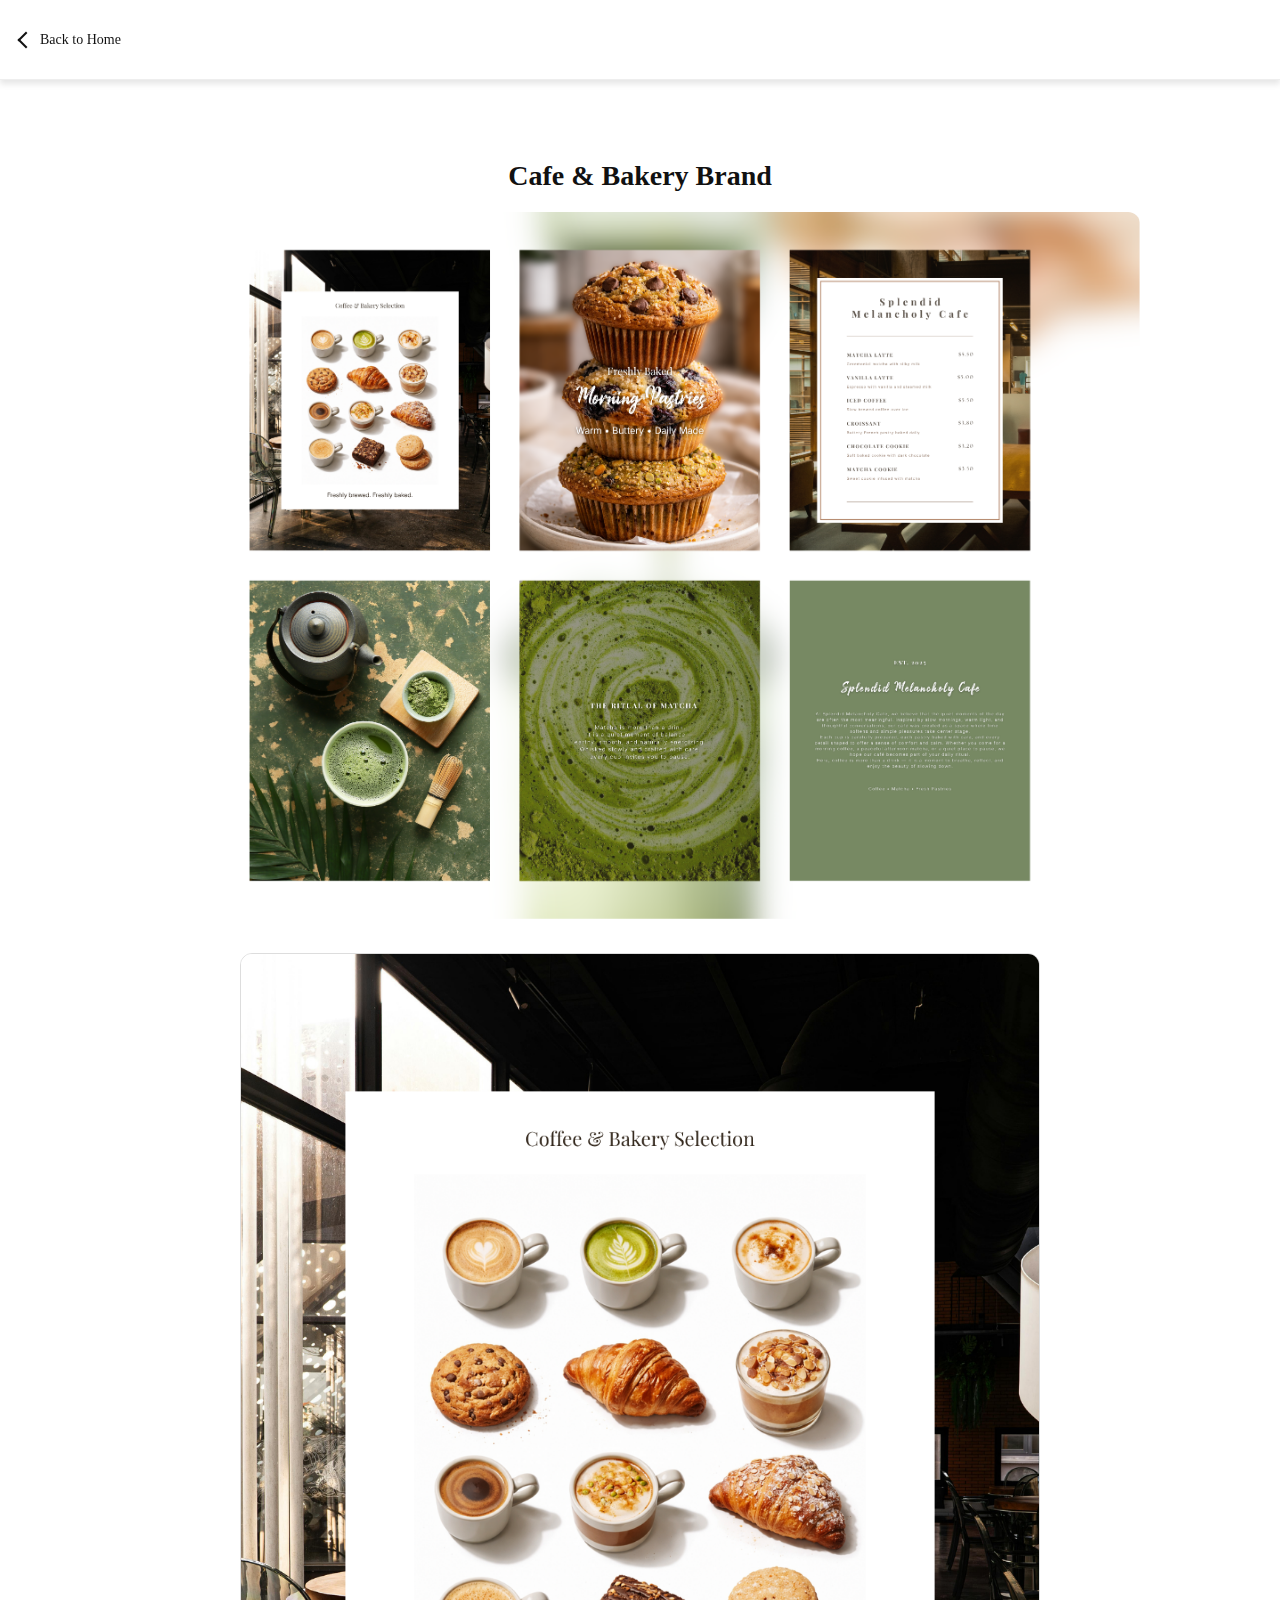
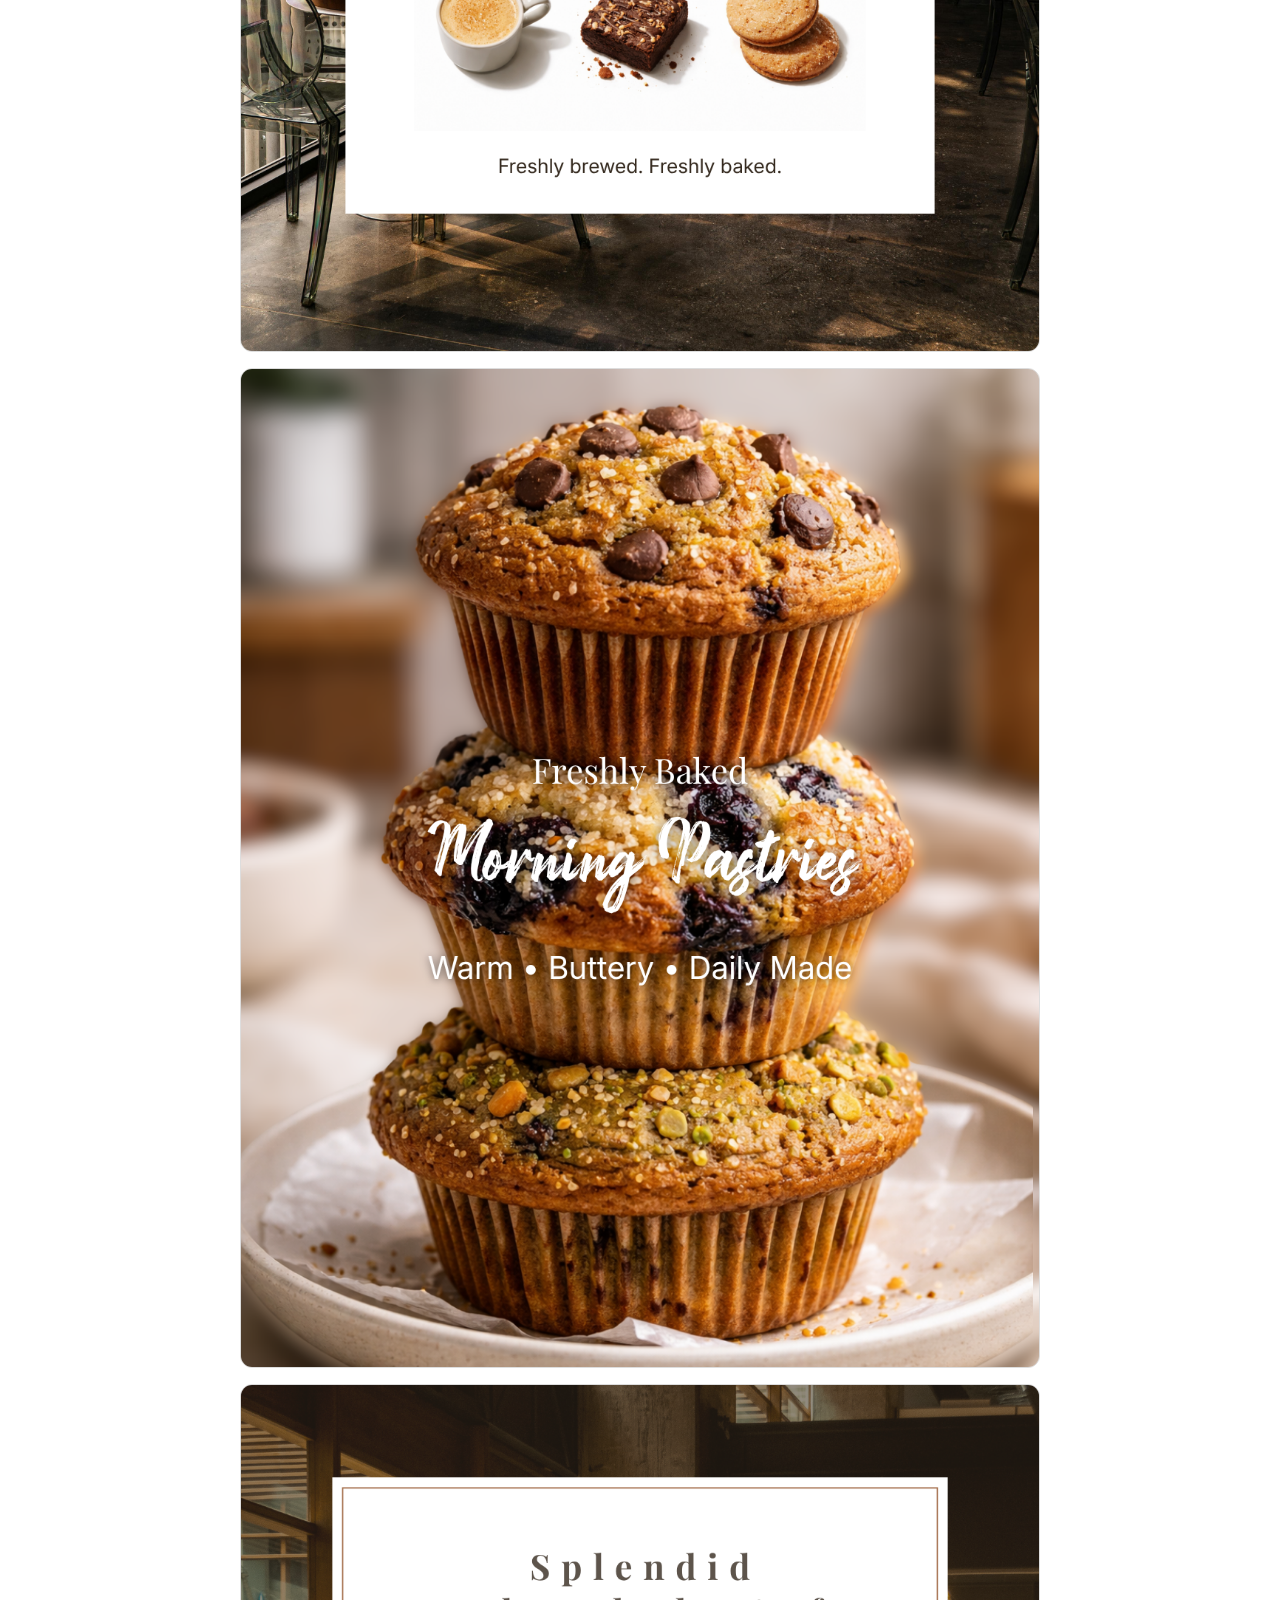
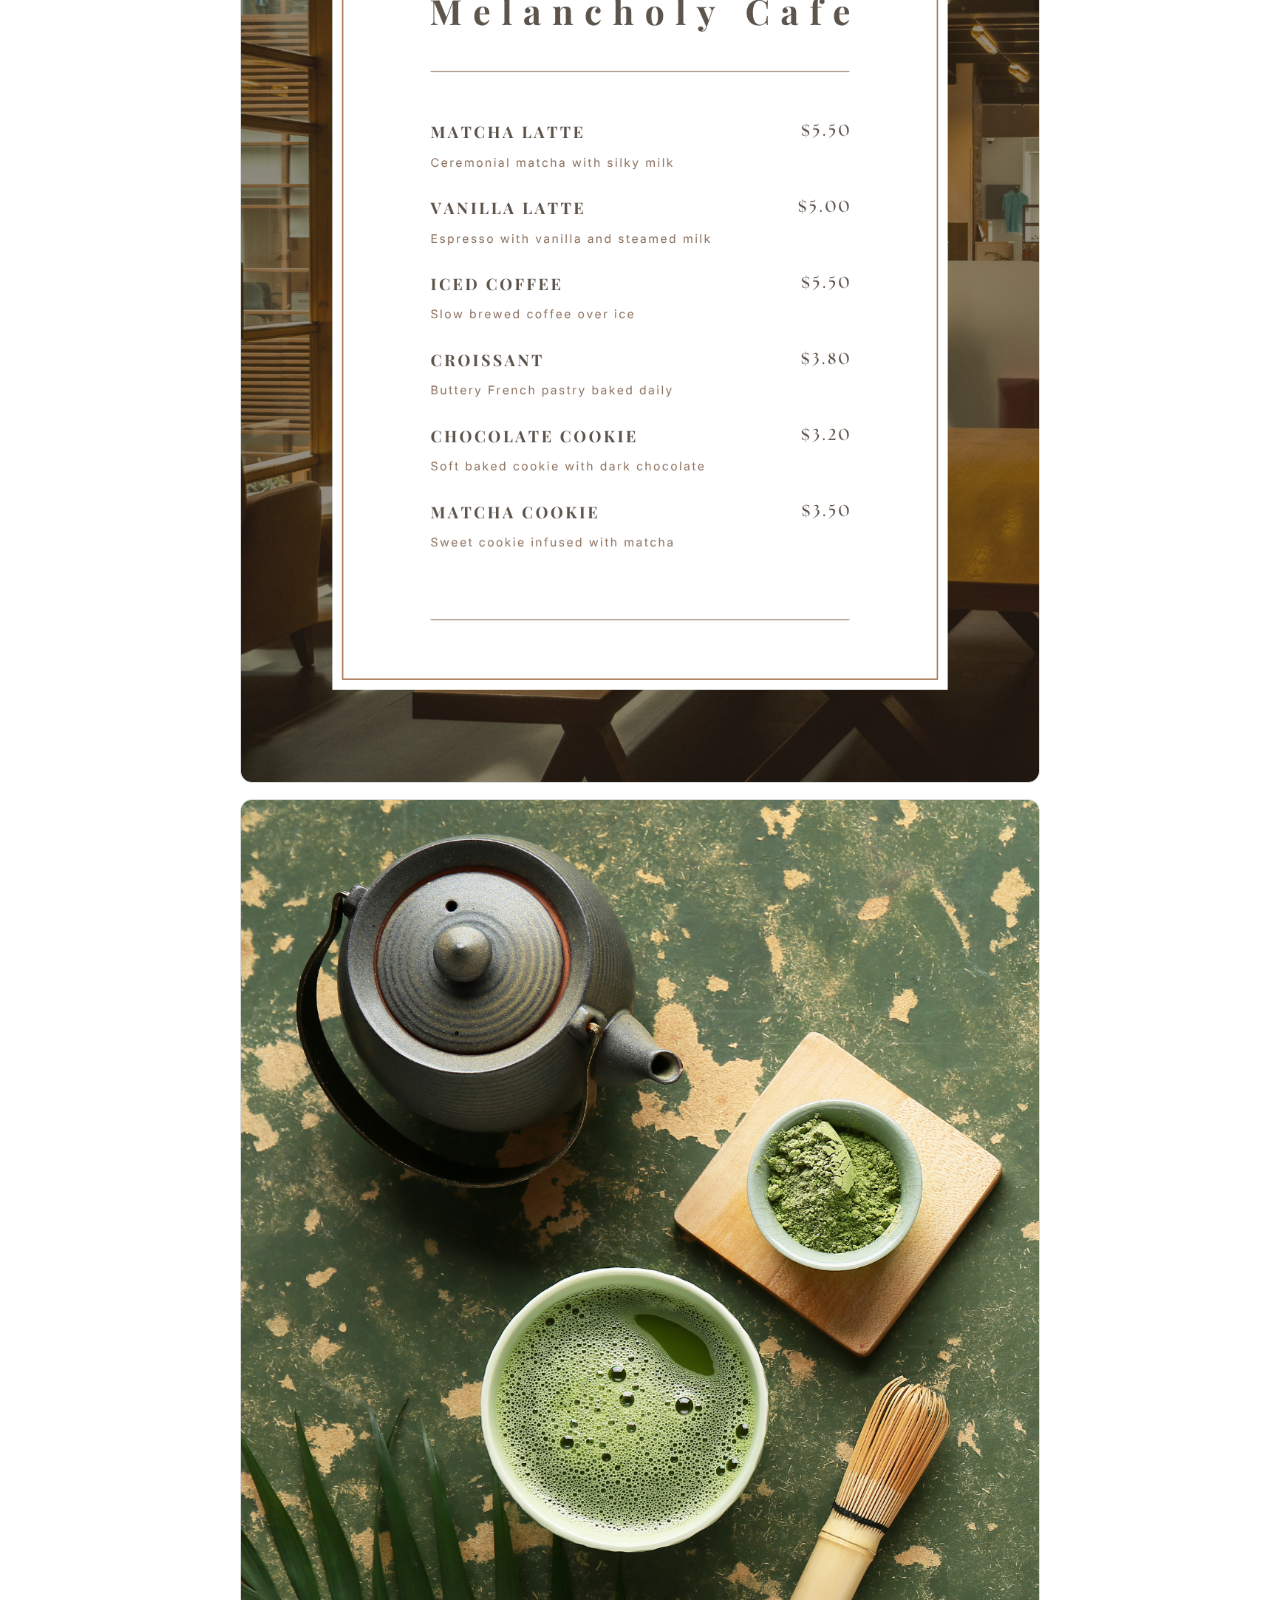
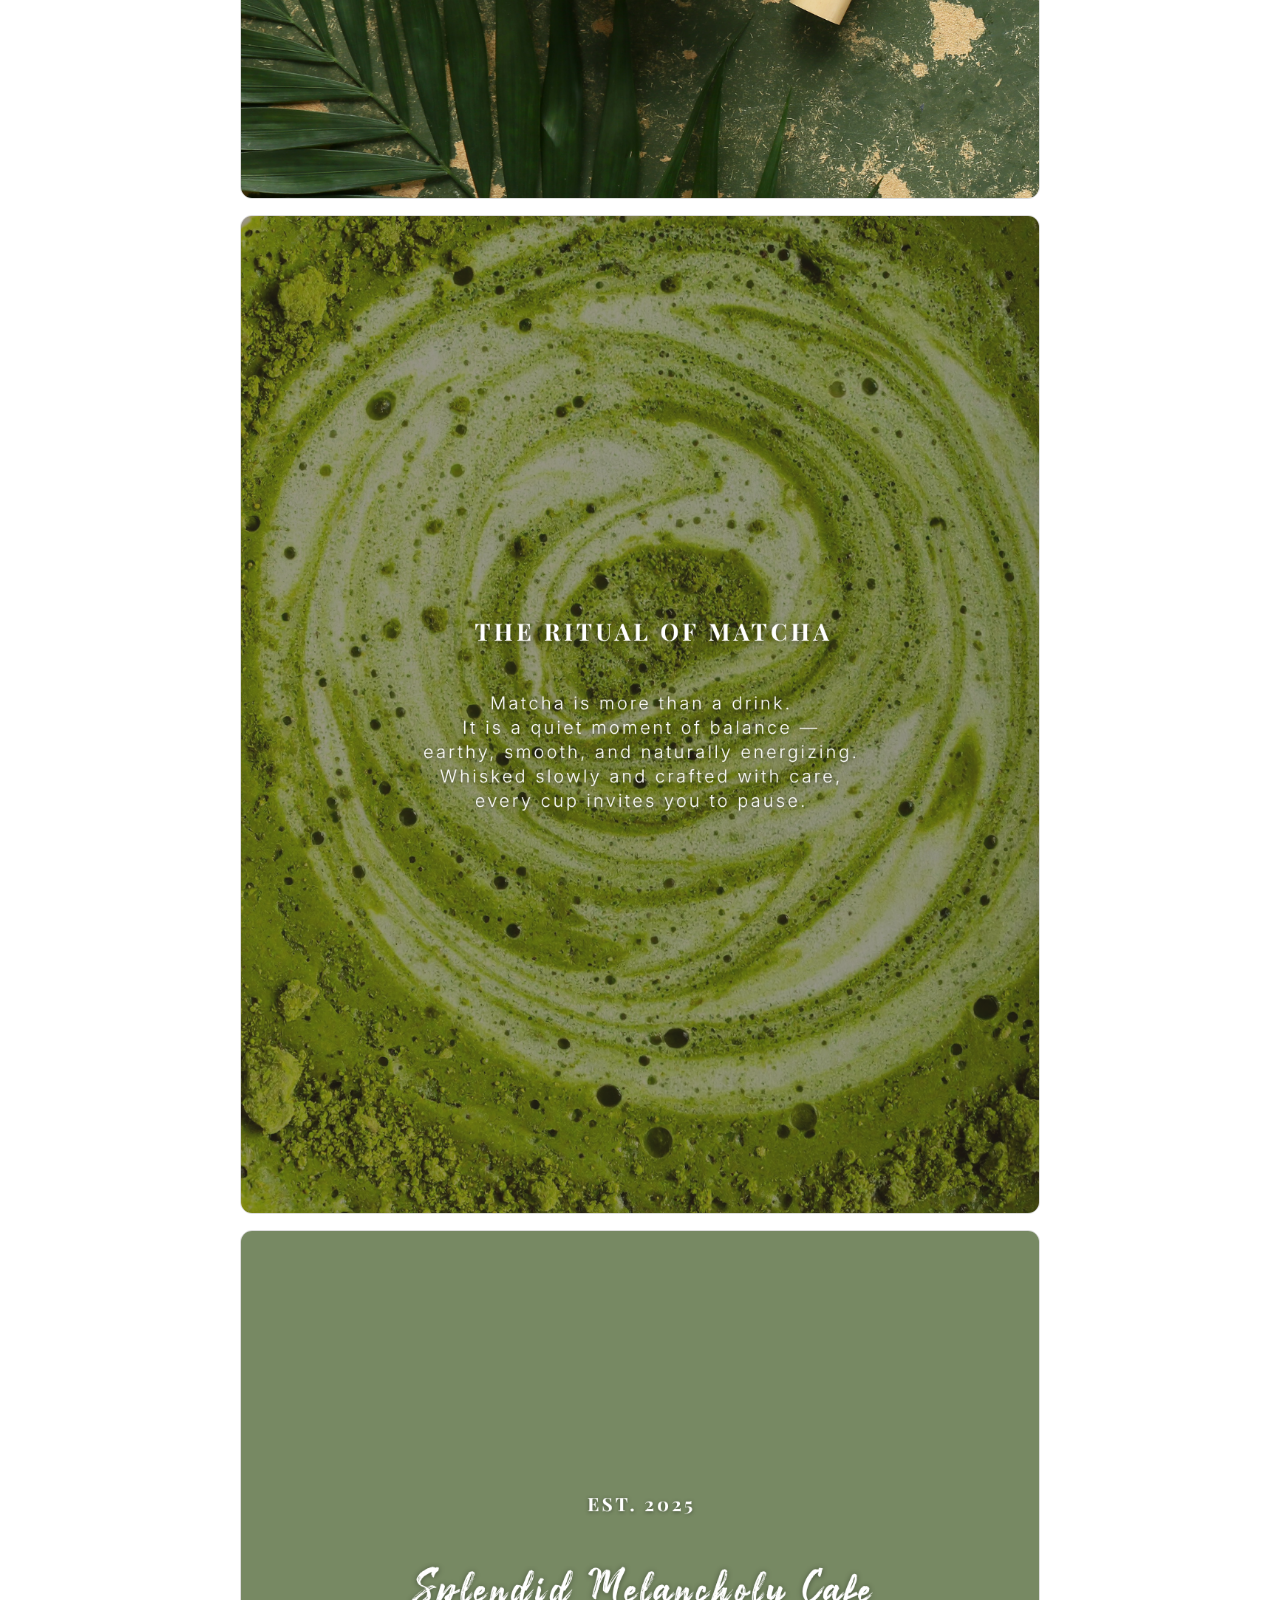
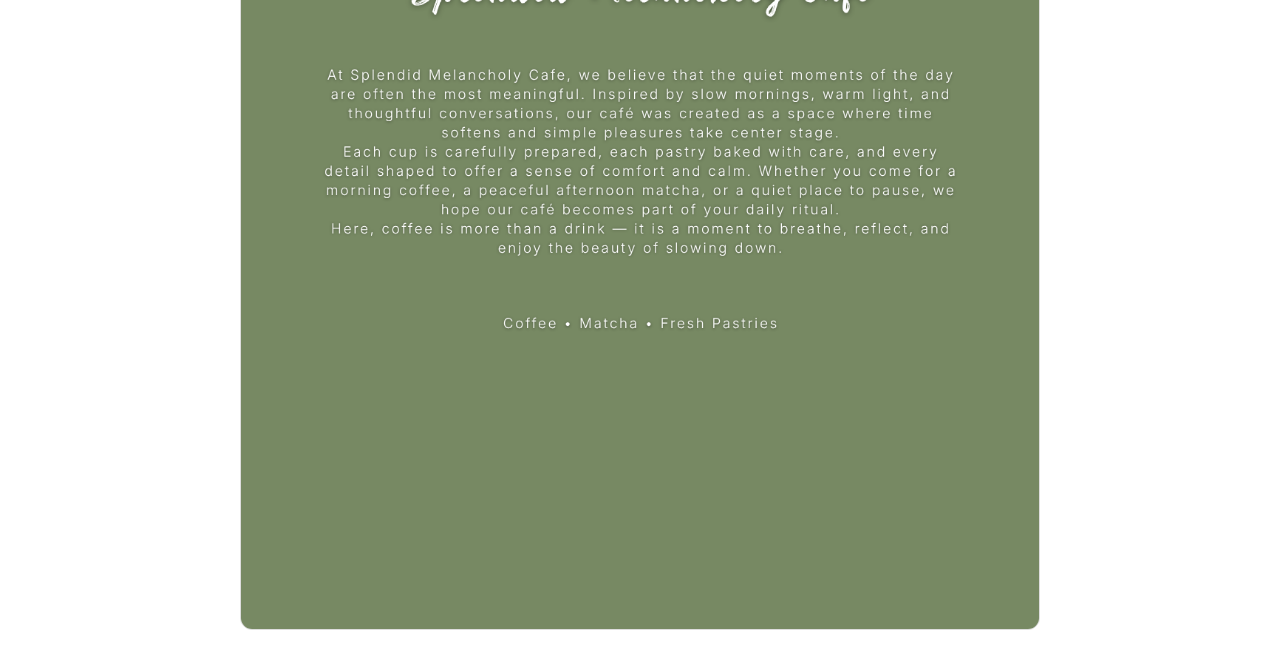
<file: graphic_1.html>
<!DOCTYPE html>
<html lang="en">
<head>
  <meta charset="UTF-8" />
  <meta name="viewport" content="width=device-width, initial-scale=1.0" />
  <title>Cafe & Bakery Brand</title>
  <link rel="icon" href="assets/R.webp" type="image/png">
  <style>
    * {
      margin: 0;
      padding: 0;
      box-sizing: border-box;
      font-family: 'Georgia Pro', serif;
    }

    body {
      background: #ffffff;
      color: #111;
    }

    /* Navbar */
    .navbar {
      position: fixed;
      top: 0;
      left: 0;
      width: 100%;
      padding: 15px 20px;
      display: flex;
      align-items: center;
      background: rgba(255,255,255,0.8);
      backdrop-filter: blur(8px);
      border-bottom: 1px solid #eee;
      z-index: 1000;
      height: 80px;
      box-shadow: 0 4px 6px rgba(0, 0, 0, 0.1); /* Optional: adds subtle shadow */
    }

    .back-btn {
      display: flex;
      align-items: center;
      gap: 8px;
      text-decoration: none;
      color: #111;
      font-size: 14px;
    }

    .arrow {
      width: 12px;
      height: 12px;
      border-left: 2px solid #111;
      border-bottom: 2px solid #111;
      transform: rotate(45deg);
    }

    section {
      min-height: 100vh;
      padding: 80px 20px 40px;
      display: flex;
      flex-direction: column;
      align-items: center;
      margin-top: 80px;
    }

    h2 {
      margin-bottom: 20px;
      font-size: 28px;
    }

    /* Full image */
    .full-image {
      width: 100%;
      max-width: 1000px;
      margin-bottom: 30px;
    }

    .full-image img {
      width: 100%;
      border-radius: 12px;
      object-fit: cover;
    }

    /* IG vertical layout */
    .ig-grid {
      display: grid;
      grid-template-columns: 1fr;
      gap: 16px;
      width: 100%;
      max-width: 800px;
    }

    .ig-item {
      width: 100%;
      height: auto; /* same size for all */
      border-radius: 12px;
      overflow: hidden;
      background: #f0f0f0;
      border: 1px solid #ddd;
    }

    .ig-item img {
      width: 100%;
      height: 100%;
      object-fit: cover;
      display: block;
    }
  </style>
</head>
<body>

  <div class="navbar">
    <a href="index.html" class="back-btn">
      <div class="arrow"></div>
      Back to Home
    </a>
  </div>

  <section id="gallery">
    <h2>Cafe & Bakery Brand</h2>

    <!-- Full width image placeholder -->
    <div class="full-image">
      <img src="assets/Graphic 1.png" alt="Full Width Placeholder">
    </div>

    <!-- IG Image Feed -->
    <div class="ig-grid">
      <div class="ig-item"><img src="assets/G1.1.png" alt="Post 1"></div>
      <div class="ig-item"><img src="assets/G1.2.png" alt="Post 2"></div>
      <div class="ig-item"><img src="assets/G1.3.png" alt="Post 3"></div>
      <div class="ig-item"><img src="assets/G1.4.png" alt="Post 4"></div>
      <div class="ig-item"><img src="assets/G1.5.png" alt="Post 5"></div>
      <div class="ig-item"><img src="assets/G1.6.png" alt="Post 6"></div>
    </div>

  </section>

</body>
</html>
</file>
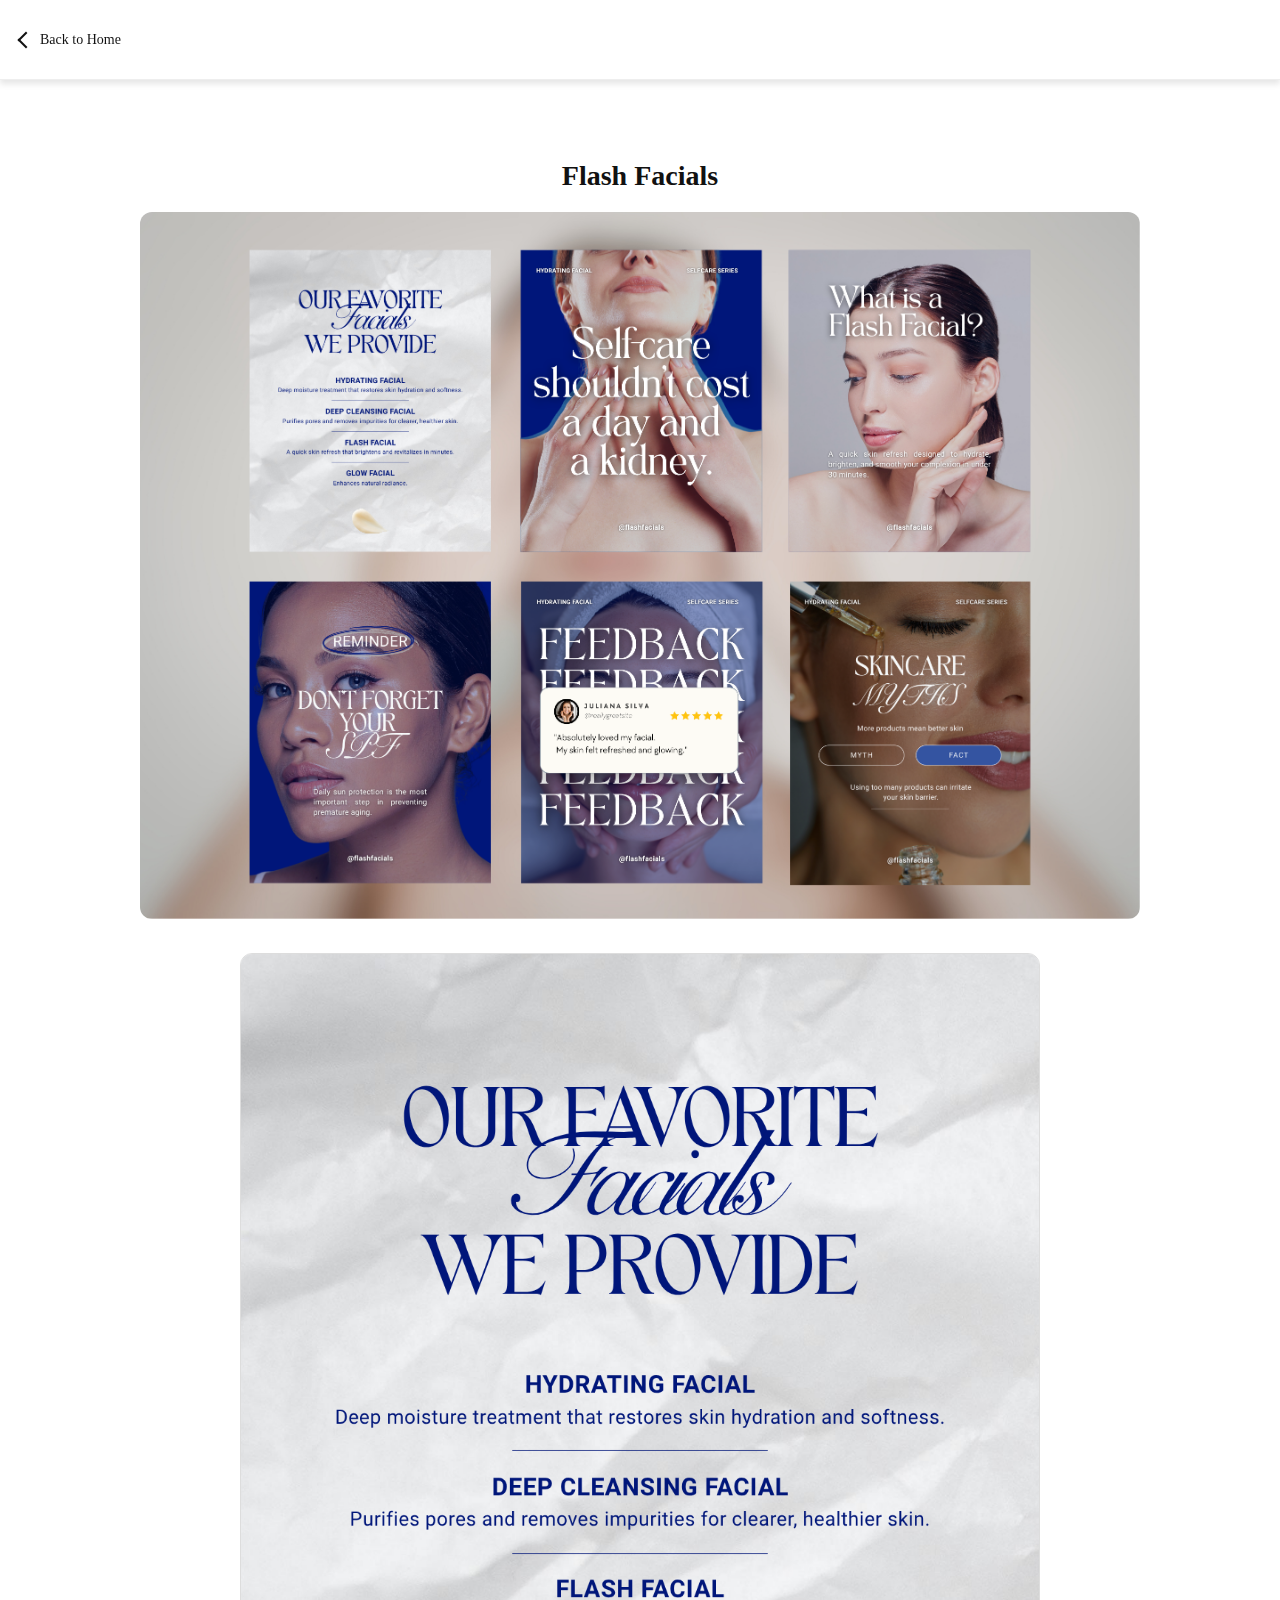
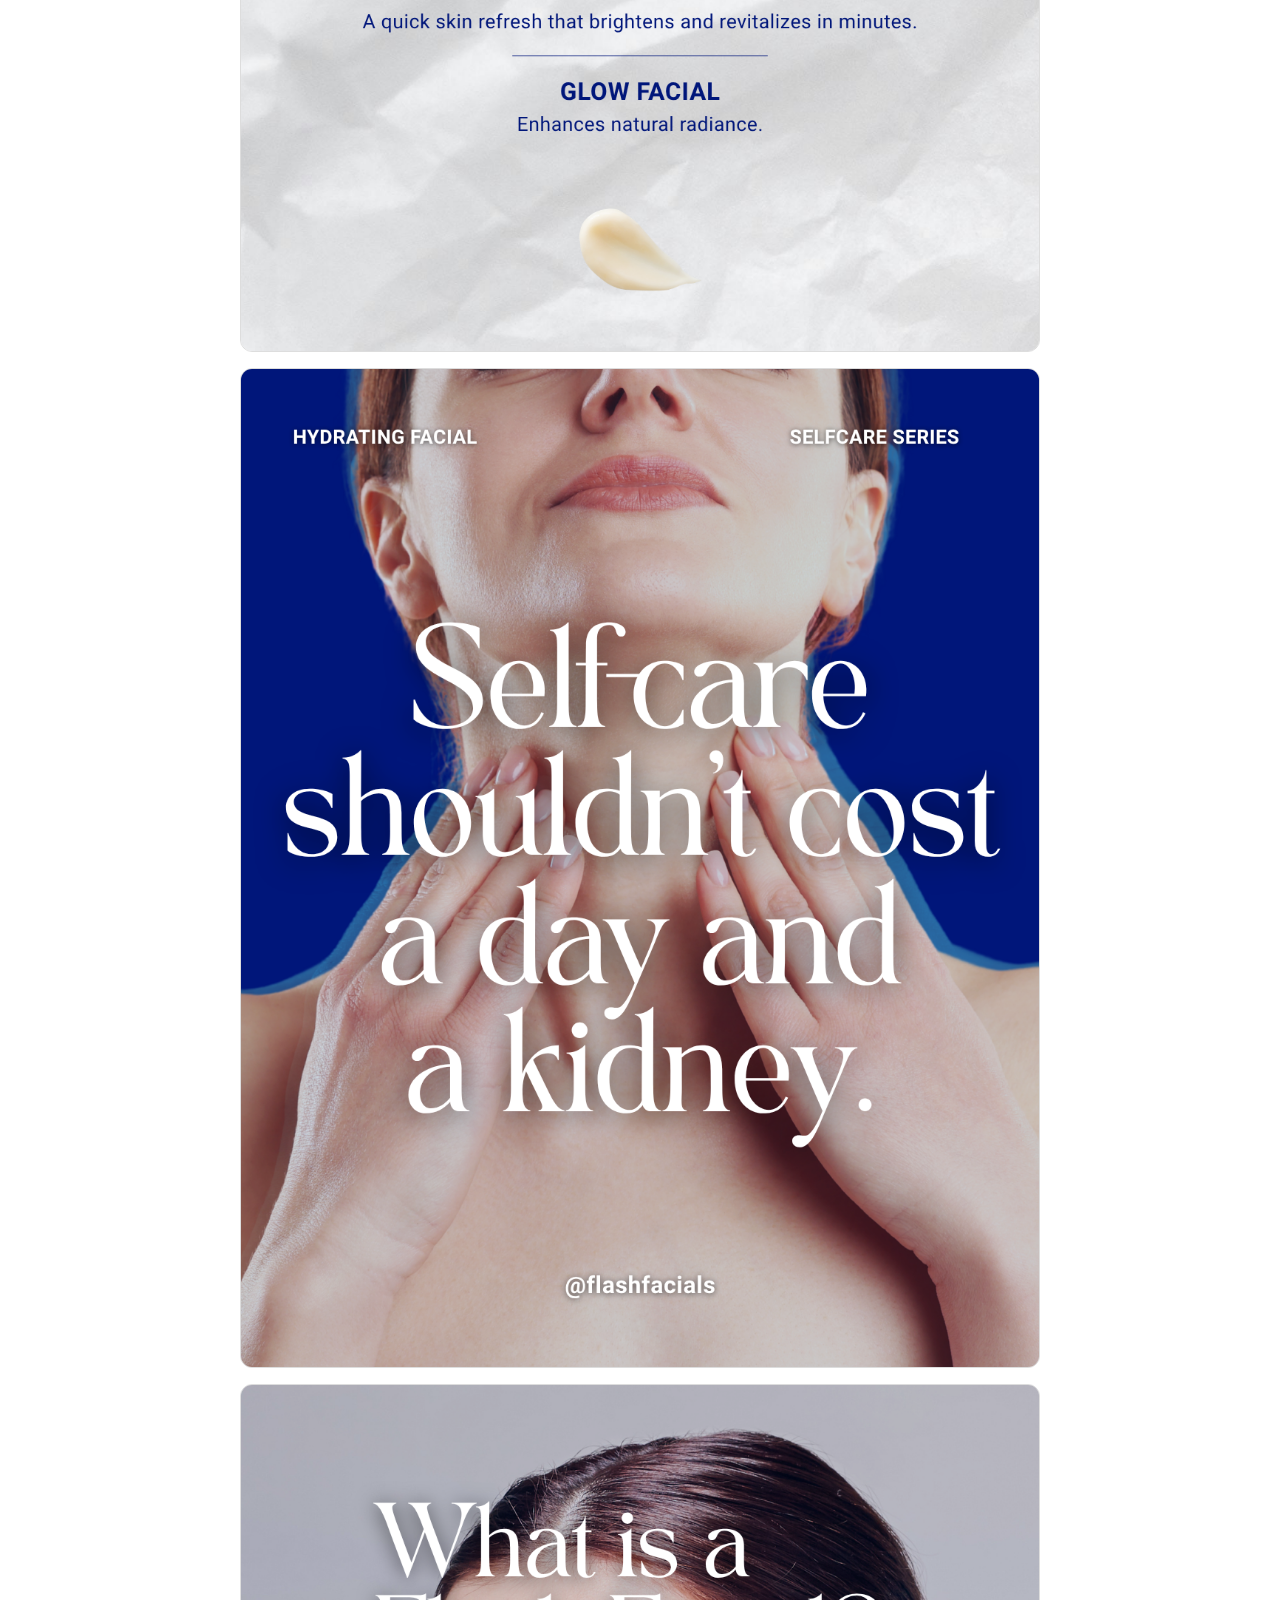
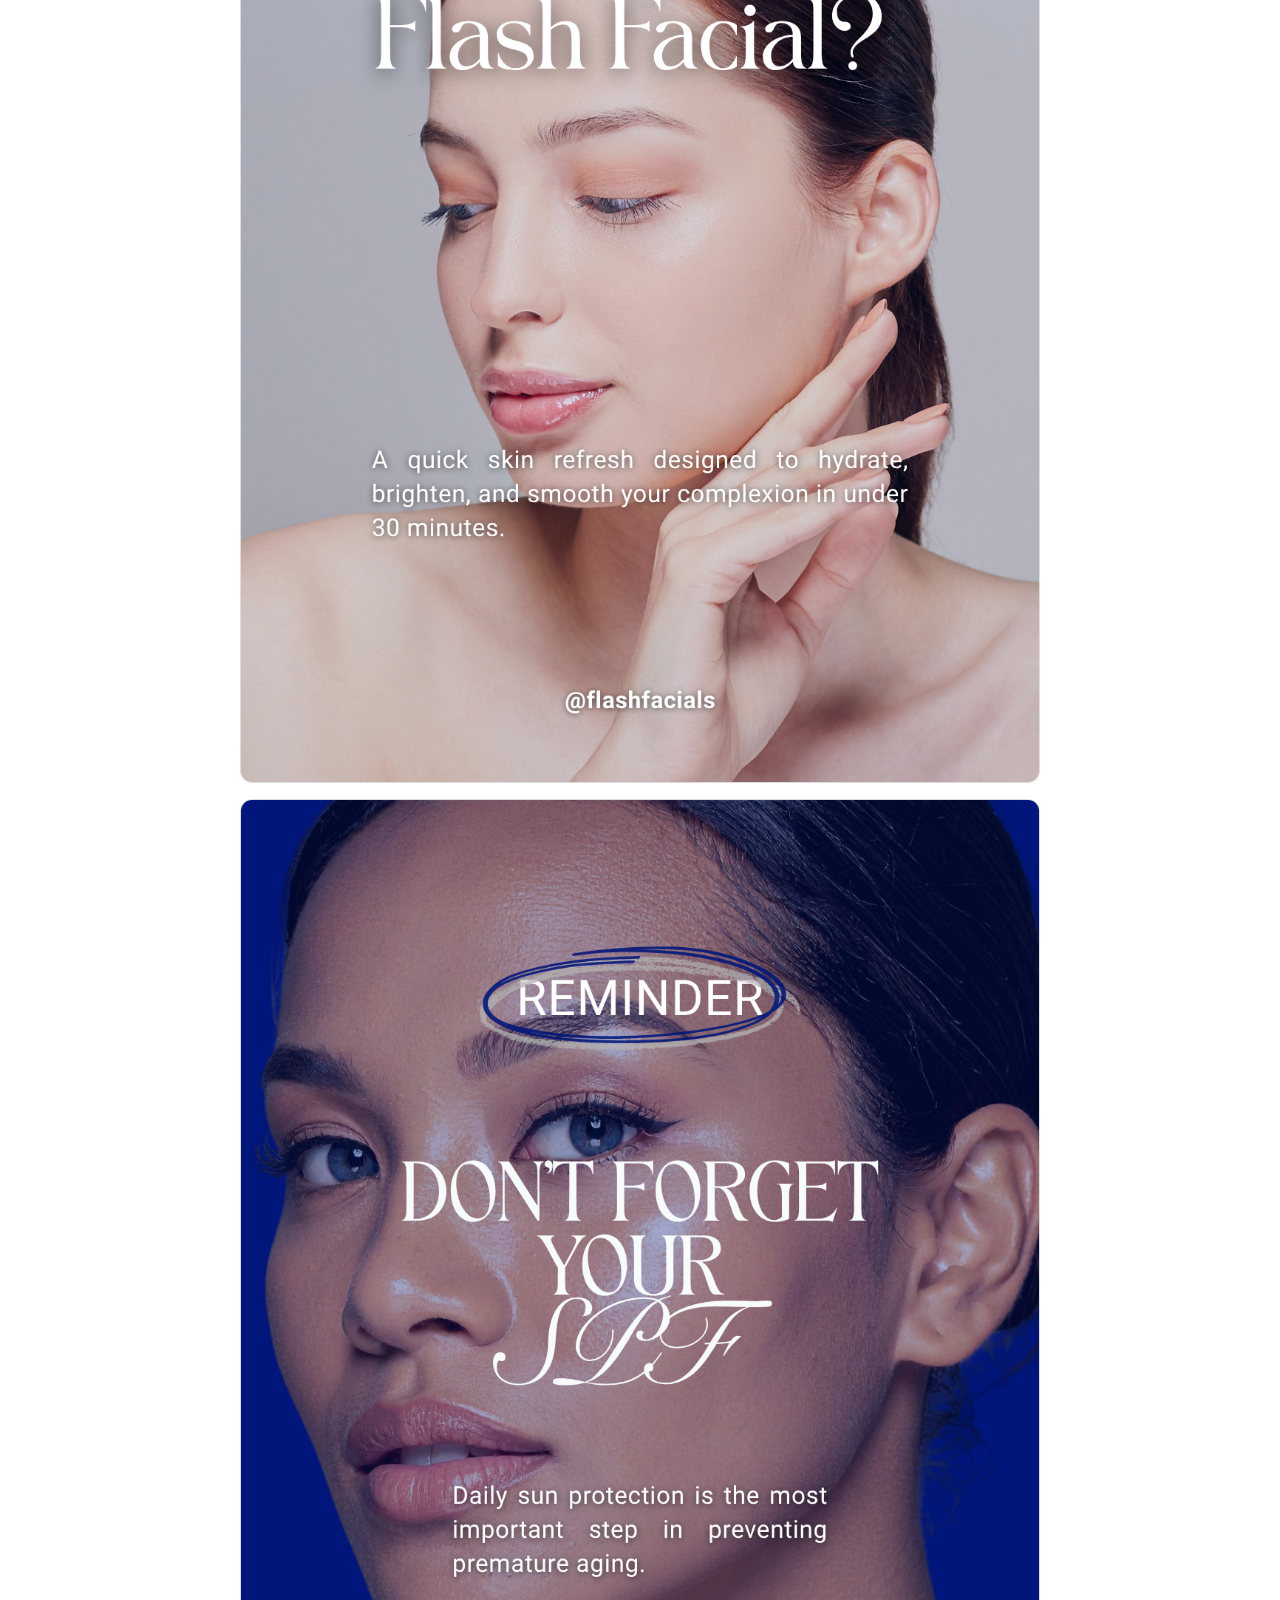
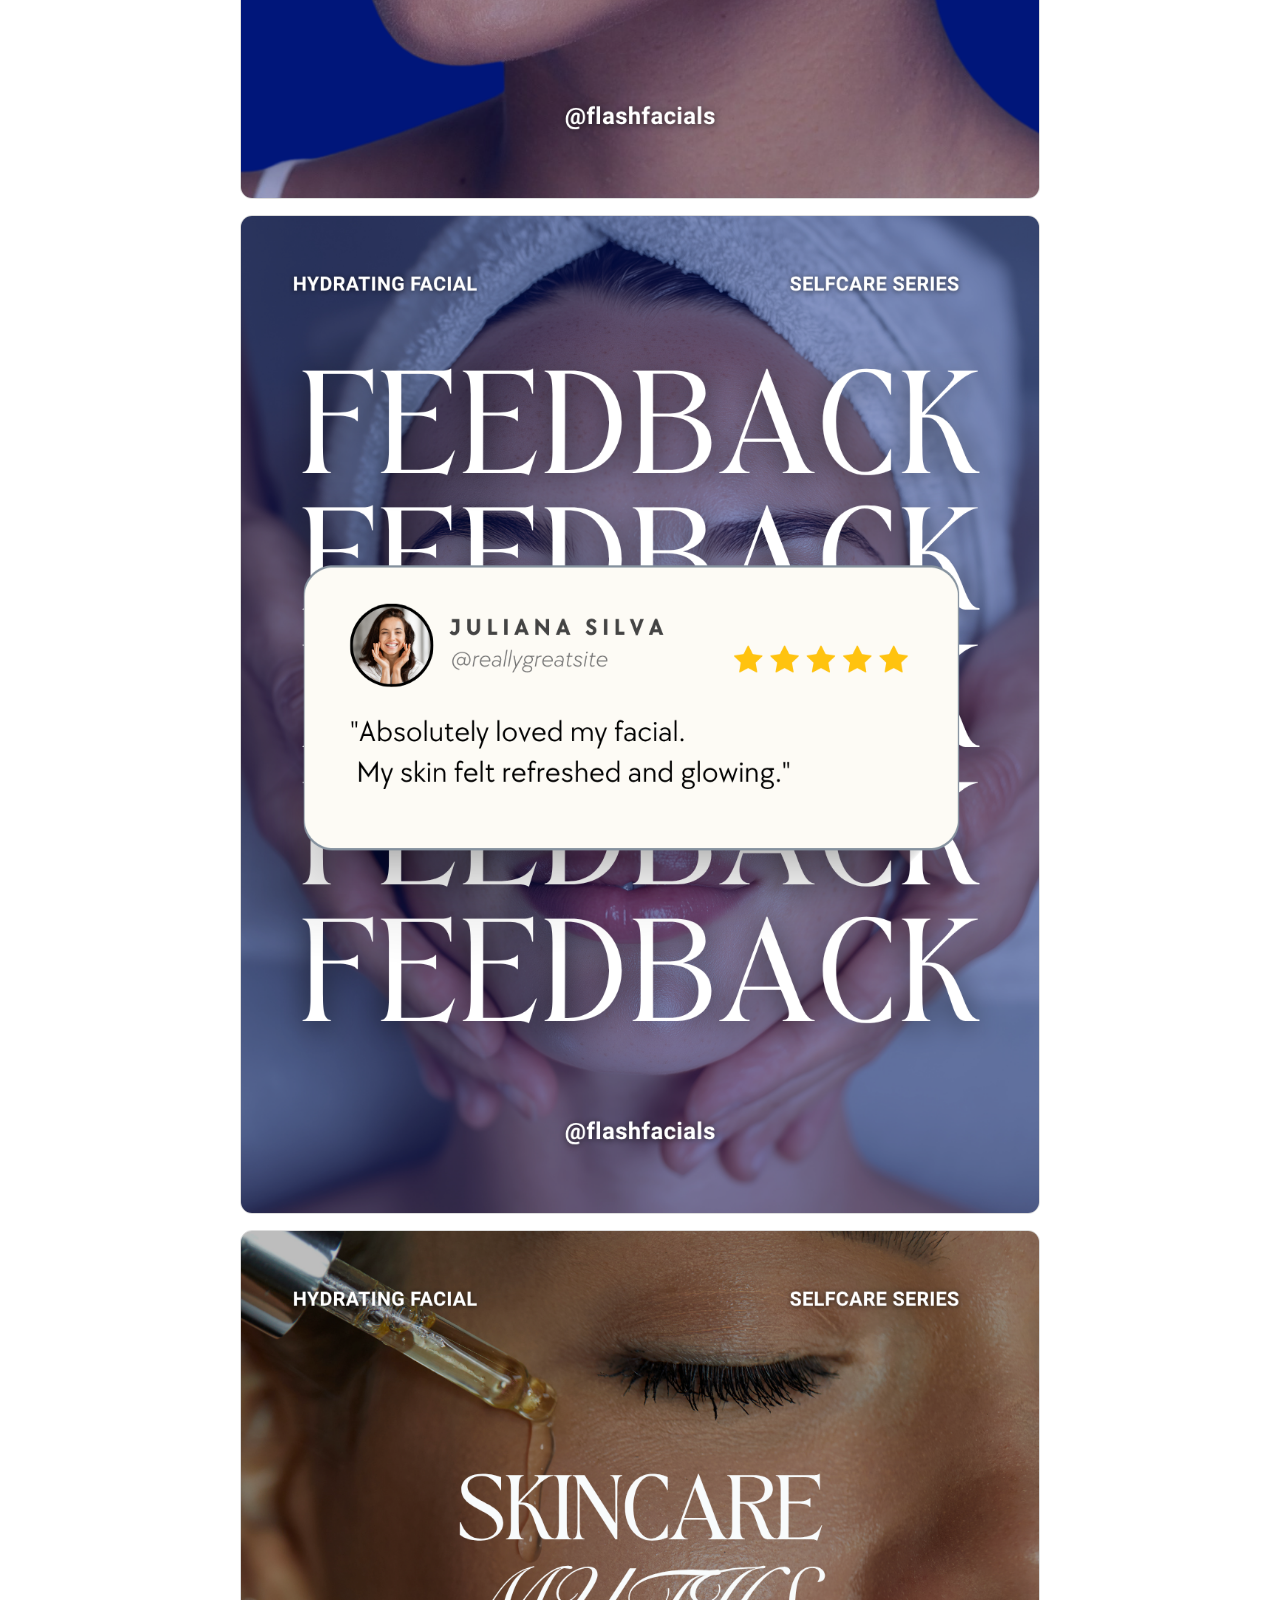
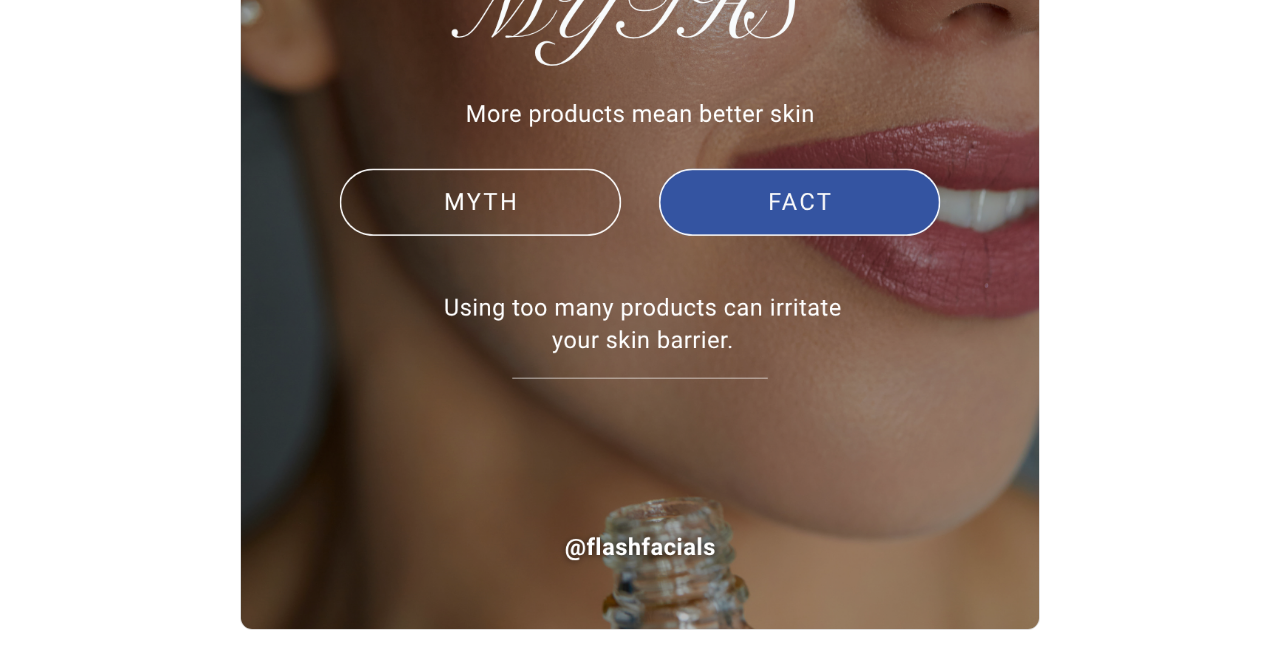
<file: graphic_3.html>
<!DOCTYPE html>
<html lang="en">
<head>
  <meta charset="UTF-8" />
  <meta name="viewport" content="width=device-width, initial-scale=1.0" />
  <title>Flash Facials</title>
  <link rel="icon" href="assets/R.webp" type="image/png">
  <style>
    * {
      margin: 0;
      padding: 0;
      box-sizing: border-box;
      font-family: 'Georgia Pro', serif;
    }

    body {
      background: #ffffff;
      color: #111;
    }

    /* Navbar */
    .navbar {
      position: fixed;
      top: 0;
      left: 0;
      width: 100%;
      padding: 15px 20px;
      display: flex;
      align-items: center;
      background: rgba(255,255,255,0.8);
      backdrop-filter: blur(8px);
      border-bottom: 1px solid #eee;
      z-index: 1000;
      height: 80px;
      box-shadow: 0 4px 6px rgba(0, 0, 0, 0.1); /* Optional: adds subtle shadow */
    }

    .back-btn {
      display: flex;
      align-items: center;
      gap: 8px;
      text-decoration: none;
      color: #111;
      font-size: 14px;
    }

    .arrow {
      width: 12px;
      height: 12px;
      border-left: 2px solid #111;
      border-bottom: 2px solid #111;
      transform: rotate(45deg);
    }

    section {
      min-height: 100vh;
      padding: 80px 20px 40px;
      display: flex;
      flex-direction: column;
      align-items: center;
      margin-top: 80px;
    }

    h2 {
      margin-bottom: 20px;
      font-size: 28px;
    }

    /* Full image */
    .full-image {
      width: 100%;
      max-width: 1000px;
      margin-bottom: 30px;
    }

    .full-image img {
      width: 100%;
      border-radius: 12px;
      object-fit: cover;
    }

    /* IG vertical layout */
    .ig-grid {
      display: grid;
      grid-template-columns: 1fr;
      gap: 16px;
      width: 100%;
      max-width: 800px;
    }

    .ig-item {
      width: 100%;
      height: auto; /* same size for all */
      border-radius: 12px;
      overflow: hidden;
      background: #f0f0f0;
      border: 1px solid #ddd;
    }

    .ig-item img {
      width: 100%;
      height: 100%;
      object-fit: cover;
      display: block;
    }
  </style>
</head>
<body>

  <div class="navbar">
    <a href="index.html" class="back-btn">
      <div class="arrow"></div>
      Back to Home
    </a>
  </div>

  <section id="gallery">
    <h2>Flash Facials</h2>

    <!-- Full width image placeholder -->
    <div class="full-image">
      <img src="assets/Graphic 3.png" alt="Full Width Placeholder">
    </div>

    <!-- IG Image Feed -->
    <div class="ig-grid">
      <div class="ig-item"><img src="assets/G3.1.png" alt="Post 1"></div>
      <div class="ig-item"><img src="assets/G3.2.png" alt="Post 2"></div>
      <div class="ig-item"><img src="assets/G3.3.png" alt="Post 3"></div>
      <div class="ig-item"><img src="assets/G3.4.png" alt="Post 4"></div>
      <div class="ig-item"><img src="assets/G3.5.png" alt="Post 5"></div>
      <div class="ig-item"><img src="assets/G3.6.png" alt="Post 6"></div>
    </div>

  </section>

</body>
</html>
</file>
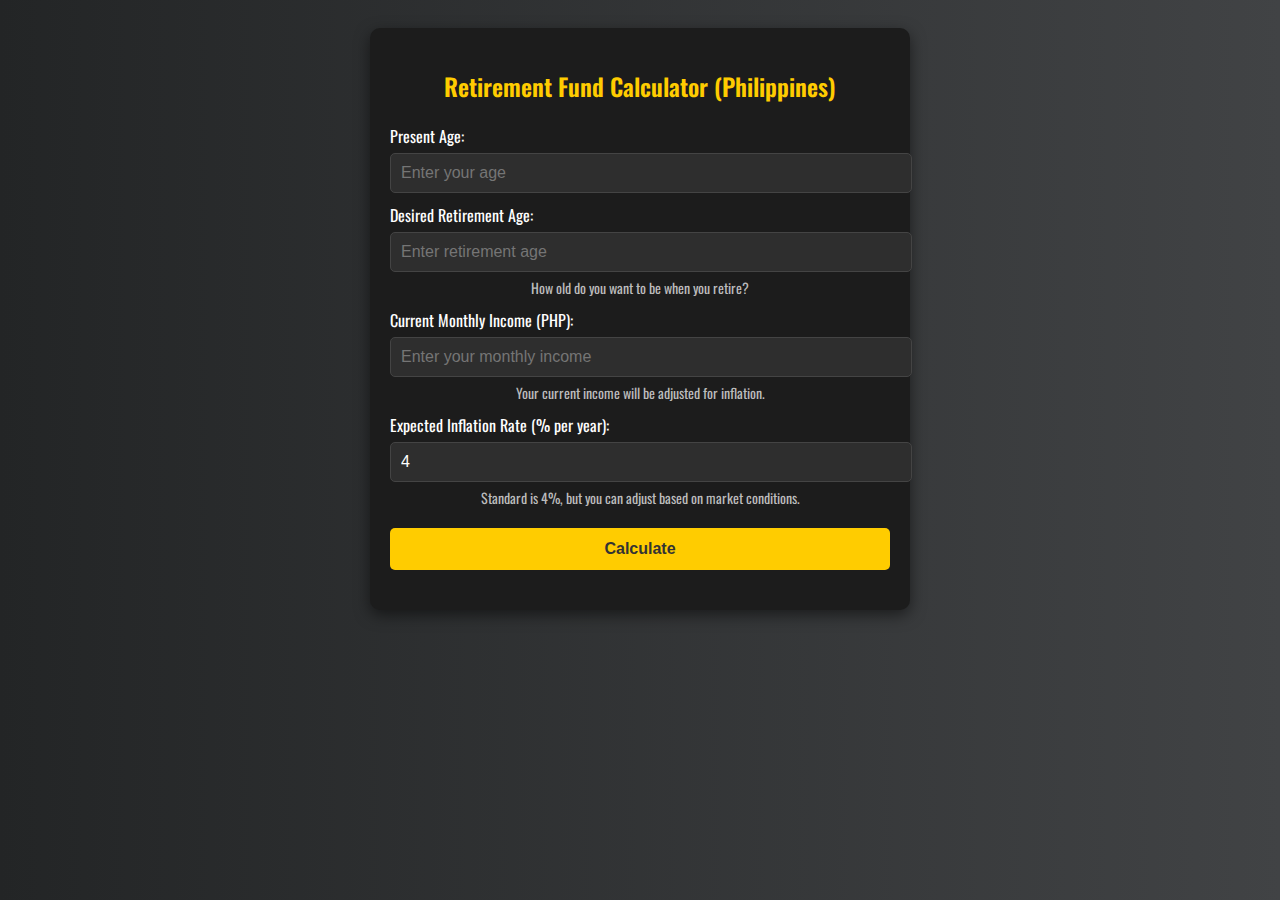
<file: retirement_fund_cal.html>
<!DOCTYPE html>
<html lang="en">
<head>
    <meta charset="UTF-8">
    <meta name="viewport" content="width=device-width, initial-scale=1.0">
    <title>Retirement Fund Calculator (Philippines)</title>
    <style>
        @import url('https://fonts.googleapis.com/css2?family=Oswald:wght@300;400;600&display=swap');

        body {
            font-family: 'Oswald', sans-serif;
            background: linear-gradient(to right, #232526, #414345);
            color: #fff;
            text-align: center;
            padding: 20px;
        }
        .container {
            max-width: 500px;
            margin: auto;
            background: #1c1c1c;
            padding: 20px;
            border-radius: 10px;
            box-shadow: 0px 5px 15px rgba(0, 0, 0, 0.5);
        }
        h2 {
            font-weight: 600;
            color: #ffcc00;
        }
        label {
            display: block;
            margin-top: 10px;
            font-weight: 400;
            text-align: left;
        }
        input {
            width: 100%;
            padding: 10px;
            margin-top: 5px;
            border: 1px solid #444;
            border-radius: 5px;
            background: #2e2e2e;
            color: #fff;
            font-size: 16px;
        }
        button {
            width: 100%;
            padding: 12px;
            margin-top: 20px;
            border: none;
            border-radius: 5px;
            background-color: #ffcc00;
            color: #333;
            cursor: pointer;
            font-weight: bold;
            font-size: 16px;
        }
        button:hover {
            background-color: #ffaa00;
        }
        .result {
            margin-top: 20px;
            font-size: 18px;
            font-weight: bold;
            color: #ffcc00;
        }
        .info {
            font-size: 14px;
            color: #bbb;
            margin-top: 5px;
        }
    </style>
</head>
<body>

    <div class="container">
        <h2>Retirement Fund Calculator (Philippines)</h2>
        
        <label>Present Age:</label>
        <input type="number" id="presentAge" placeholder="Enter your age">

        <label>Desired Retirement Age:</label>
        <input type="number" id="retirementAge" placeholder="Enter retirement age">
        <div class="info">How old do you want to be when you retire?</div>

        <label>Current Monthly Income (PHP):</label>
        <input type="number" id="monthlyIncome" placeholder="Enter your monthly income">
        <div class="info">Your current income will be adjusted for inflation.</div>

        <label>Expected Inflation Rate (% per year):</label>
        <input type="number" id="inflationRate" value="4" placeholder="Enter inflation rate">
        <div class="info">Standard is 4%, but you can adjust based on market conditions.</div>

        <button onclick="calculateRetirement()">Calculate</button>
        
        <div class="result" id="output"></div>
    </div>

    <script>
        function calculateRetirement() {
            let presentAge = parseInt(document.getElementById("presentAge").value);
            let retirementAge = parseInt(document.getElementById("retirementAge").value);
            let monthlyIncome = parseFloat(document.getElementById("monthlyIncome").value);
            let inflationRate = parseFloat(document.getElementById("inflationRate").value) / 100;

            if (isNaN(presentAge) || isNaN(retirementAge) || isNaN(monthlyIncome) || isNaN(inflationRate)) {
                document.getElementById("output").innerHTML = "Please fill in all fields.";
                return;
            }

            let yearsUntilRetirement = retirementAge - presentAge;
            let retirementDuration = 20; // Assume retirement lasts 20 years

            // Adjust annual income for inflation
            let annualIncome = monthlyIncome * 12;
            let futureAnnualIncome = annualIncome * Math.pow((1 + inflationRate), yearsUntilRetirement);
            
            // Total retirement fund needed (20 years worth of income)
            let totalRetirementFund = futureAnnualIncome * retirementDuration;

            document.getElementById("output").innerHTML = `
                <p>Years until Retirement: <strong>${yearsUntilRetirement} years</strong></p>
                <p>Future Annual Income Needed: <strong>PHP ${futureAnnualIncome.toLocaleString()}</strong></p>
                <p>Retirement Duration: <strong>${retirementDuration} years</strong></p>
                <p>Total Retirement Fund Needed: <strong>PHP ${totalRetirementFund.toLocaleString()}</strong></p>
                <br>
                <p>You need approximately <strong>PHP ${totalRetirementFund.toLocaleString()}</strong> 
                to retire comfortably at age <strong>${retirementAge}</strong> (in <strong>${yearsUntilRetirement} years</strong>).</p>
            `;
        }
    </script>

</body>
</html>
</file>
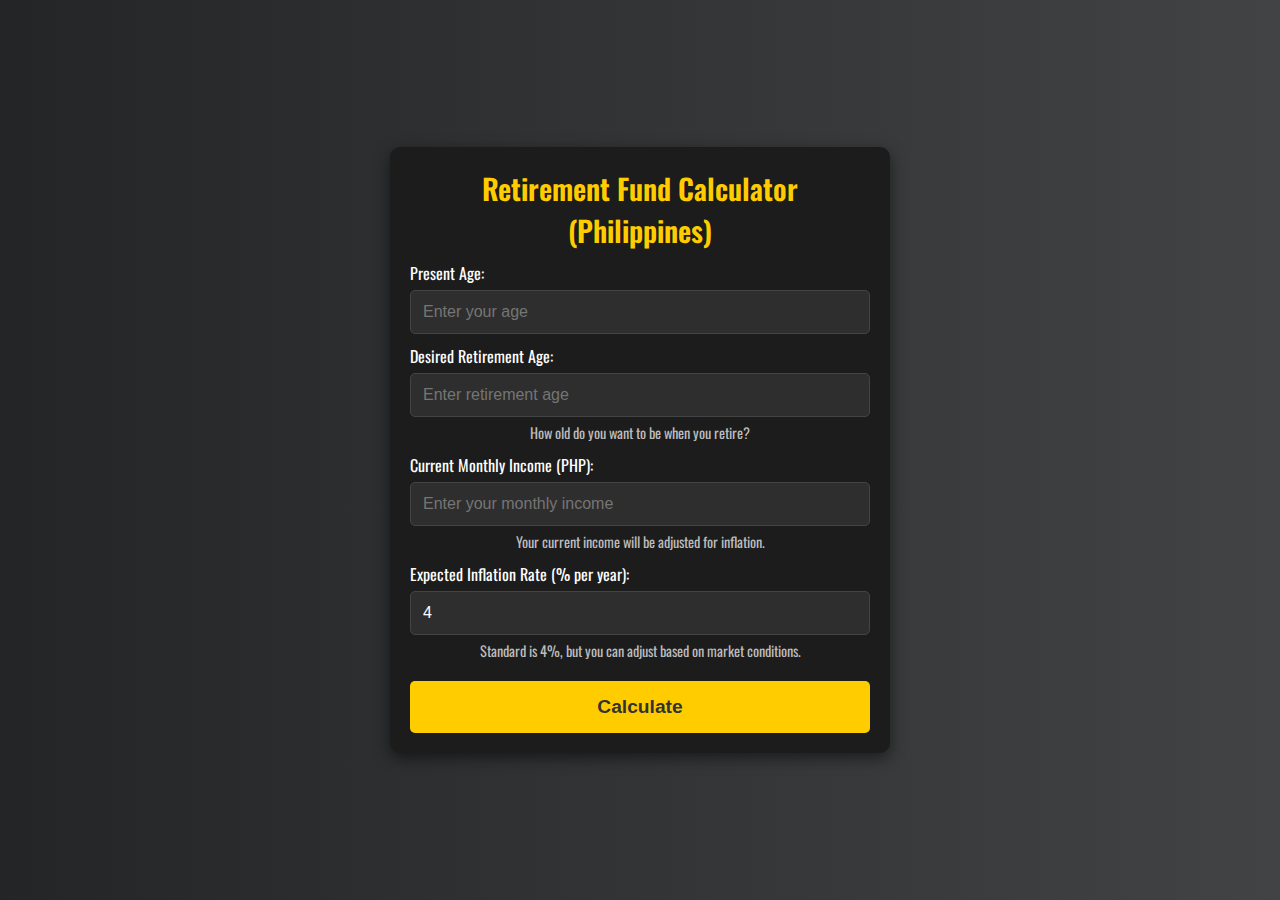
<file: RetireWise.html>
<!DOCTYPE html>
<html lang="en">
<head>
    <meta charset="UTF-8">
    <meta name="viewport" content="width=device-width, initial-scale=1.0">
    <title>RetireWise</title>
    <style>
        @import url('https://fonts.googleapis.com/css2?family=Oswald:wght@300;400;600&display=swap');

        * {
            box-sizing: border-box;
            margin: 0;
            padding: 0;
        }

        body {
            font-family: 'Oswald', sans-serif;
            background: linear-gradient(to right, #232526, #414345);
            color: #fff;
            text-align: center;
            padding: 20px;
            display: flex;
            justify-content: center;
            align-items: center;
            height: 100vh;
        }

        .container {
            max-width: 500px;
            width: 90%;
            background: #1c1c1c;
            padding: 20px;
            border-radius: 10px;
            box-shadow: 0px 5px 15px rgba(0, 0, 0, 0.5);
        }

        h2 {
            font-weight: 600;
            color: #ffcc00;
            font-size: 1.8rem;
        }

        label {
            display: block;
            margin-top: 10px;
            font-weight: 400;
            text-align: left;
            font-size: 1rem;
        }

        input {
            width: 100%;
            padding: 12px;
            margin-top: 5px;
            border: 1px solid #444;
            border-radius: 5px;
            background: #2e2e2e;
            color: #fff;
            font-size: 1rem;
        }

        button {
            width: 100%;
            padding: 15px;
            margin-top: 20px;
            border: none;
            border-radius: 5px;
            background-color: #ffcc00;
            color: #333;
            cursor: pointer;
            font-weight: bold;
            font-size: 1.2rem;
            transition: all 0.3s ease;
        }

        button:hover {
            background-color: #ffaa00;
        }

        .info {
            font-size: 0.9rem;
            color: #bbb;
            margin-top: 5px;
        }

        /* Modal Styles */
        .modal {
            display: none;
            position: fixed;
            z-index: 1000;
            left: 0;
            top: 0;
            width: 100%;
            height: 100%;
            background-color: rgba(0, 0, 0, 0.7);
            display: flex;
            justify-content: center;
            align-items: center;
            padding: 20px;
        }

        .modal-content {
            background: #1c1c1c;
            padding: 20px;
            border-radius: 10px;
            width: 90%;
            max-width: 500px;
            box-shadow: 0px 5px 15px rgba(0, 0, 0, 0.5);
            text-align: center;
            color: #ffcc00;
        }

        .modal-close {
            background: #ffcc00;
            color: #333;
            padding: 10px 15px;
            border: none;
            border-radius: 5px;
            cursor: pointer;
            font-size: 1rem;
            font-weight: bold;
            margin-top: 20px;
        }

        .modal-close:hover {
            background: #ffaa00;
        }

        /* Responsive */
        @media (max-width: 600px) {
            .container {
                width: 95%;
                padding: 15px;
            }

            h2 {
                font-size: 1.5rem;
            }

            label {
                font-size: 0.9rem;
            }

            input {
                padding: 10px;
                font-size: 0.9rem;
            }

            button {
                padding: 12px;
                font-size: 1rem;
            }

            .modal-content {
                width: 95%;
                font-size: 1rem;
            }
        }
    </style>
</head>
<body>

    <div class="container">
        <h2>Retirement Fund Calculator (Philippines)</h2>
        
        <label>Present Age:</label>
        <input type="number" id="presentAge" placeholder="Enter your age">

        <label>Desired Retirement Age:</label>
        <input type="number" id="retirementAge" placeholder="Enter retirement age">
        <div class="info">How old do you want to be when you retire?</div>

        <label>Current Monthly Income (PHP):</label>
        <input type="number" id="monthlyIncome" placeholder="Enter your monthly income">
        <div class="info">Your current income will be adjusted for inflation.</div>

        <label>Expected Inflation Rate (% per year):</label>
        <input type="number" id="inflationRate" value="4" placeholder="Enter inflation rate">
        <div class="info">Standard is 4%, but you can adjust based on market conditions.</div>

        <button onclick="calculateRetirement()">Calculate</button>
    </div>

    <!-- Modal -->
    <div id="resultModal" class="modal">
        <div class="modal-content">
            <h3>Retirement Fund Results</h3>
            <div id="output"></div>
            <button class="modal-close" onclick="closeModal()">Close</button>
        </div>
    </div>

    <script>

        document.getElementById("resultModal").style.display = "none";

        function calculateRetirement() {
            let presentAge = parseInt(document.getElementById("presentAge").value);
            let retirementAge = parseInt(document.getElementById("retirementAge").value);
            let monthlyIncome = parseFloat(document.getElementById("monthlyIncome").value);
            let inflationRate = parseFloat(document.getElementById("inflationRate").value) / 100;

            if (isNaN(presentAge) || isNaN(retirementAge) || isNaN(monthlyIncome) || isNaN(inflationRate)) {
                document.getElementById("output").innerHTML = "<p>Please fill in all fields.</p>";
                openModal();
                return;
            }

            let yearsUntilRetirement = retirementAge - presentAge;
            let retirementDuration = 20; // Assume retirement lasts 20 years

            // Adjust annual income for inflation
            let annualIncome = monthlyIncome * 12;
            let futureAnnualIncome = annualIncome * Math.pow((1 + inflationRate), yearsUntilRetirement);
            
            // Total retirement fund needed (20 years worth of income)
            let totalRetirementFund = futureAnnualIncome * retirementDuration;

            document.getElementById("output").innerHTML = `
                <p>Years until Retirement: <strong>${yearsUntilRetirement} years</strong></p>
                <p>Future Annual Income Needed: <strong>PHP ${futureAnnualIncome.toLocaleString()}</strong></p>
                <p>Retirement Duration: <strong>${retirementDuration} years</strong></p>
                <p>Total Retirement Fund Needed: <strong>PHP ${totalRetirementFund.toLocaleString()}</strong></p>
            `;
            
            openModal();
        }

        function openModal() {
            document.getElementById("resultModal").style.display = "flex";
        }

        function closeModal() {
            document.getElementById("resultModal").style.display = "none";
        }
    </script>

</body>
</html>
</file>
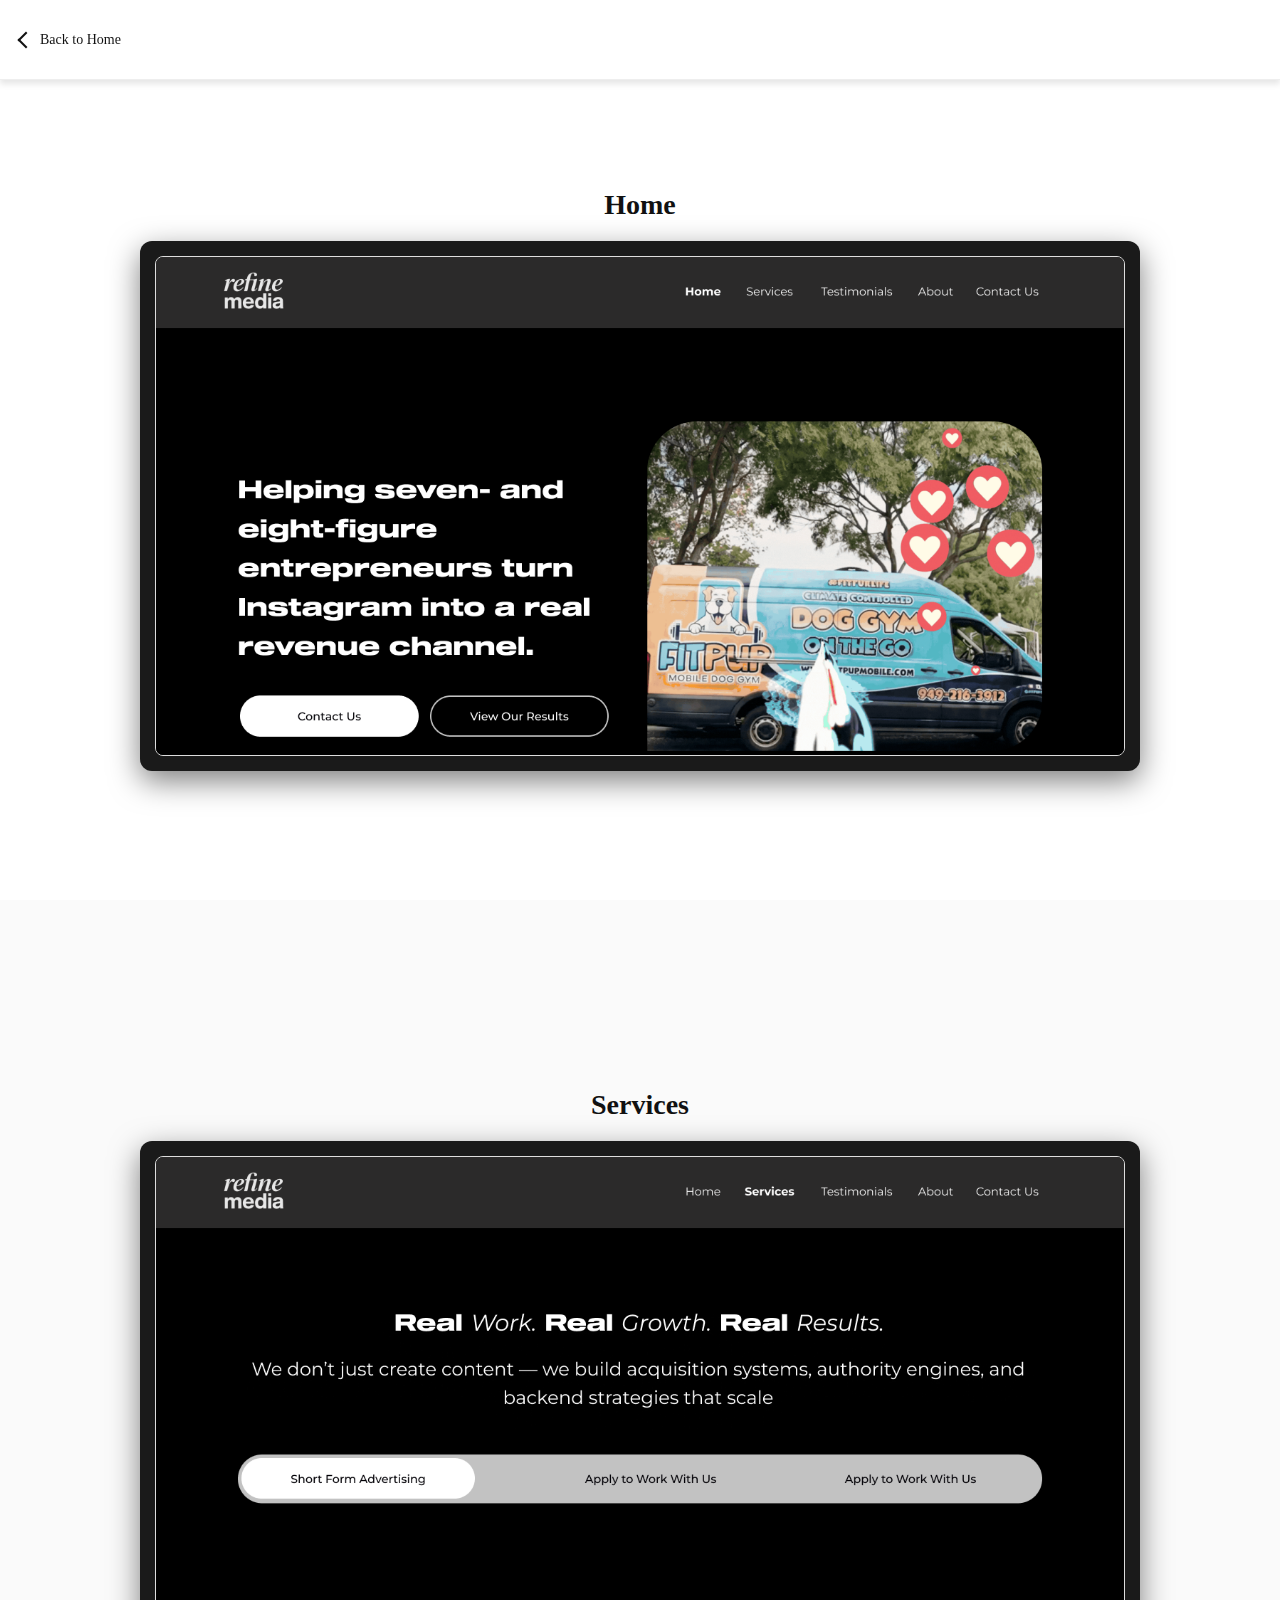
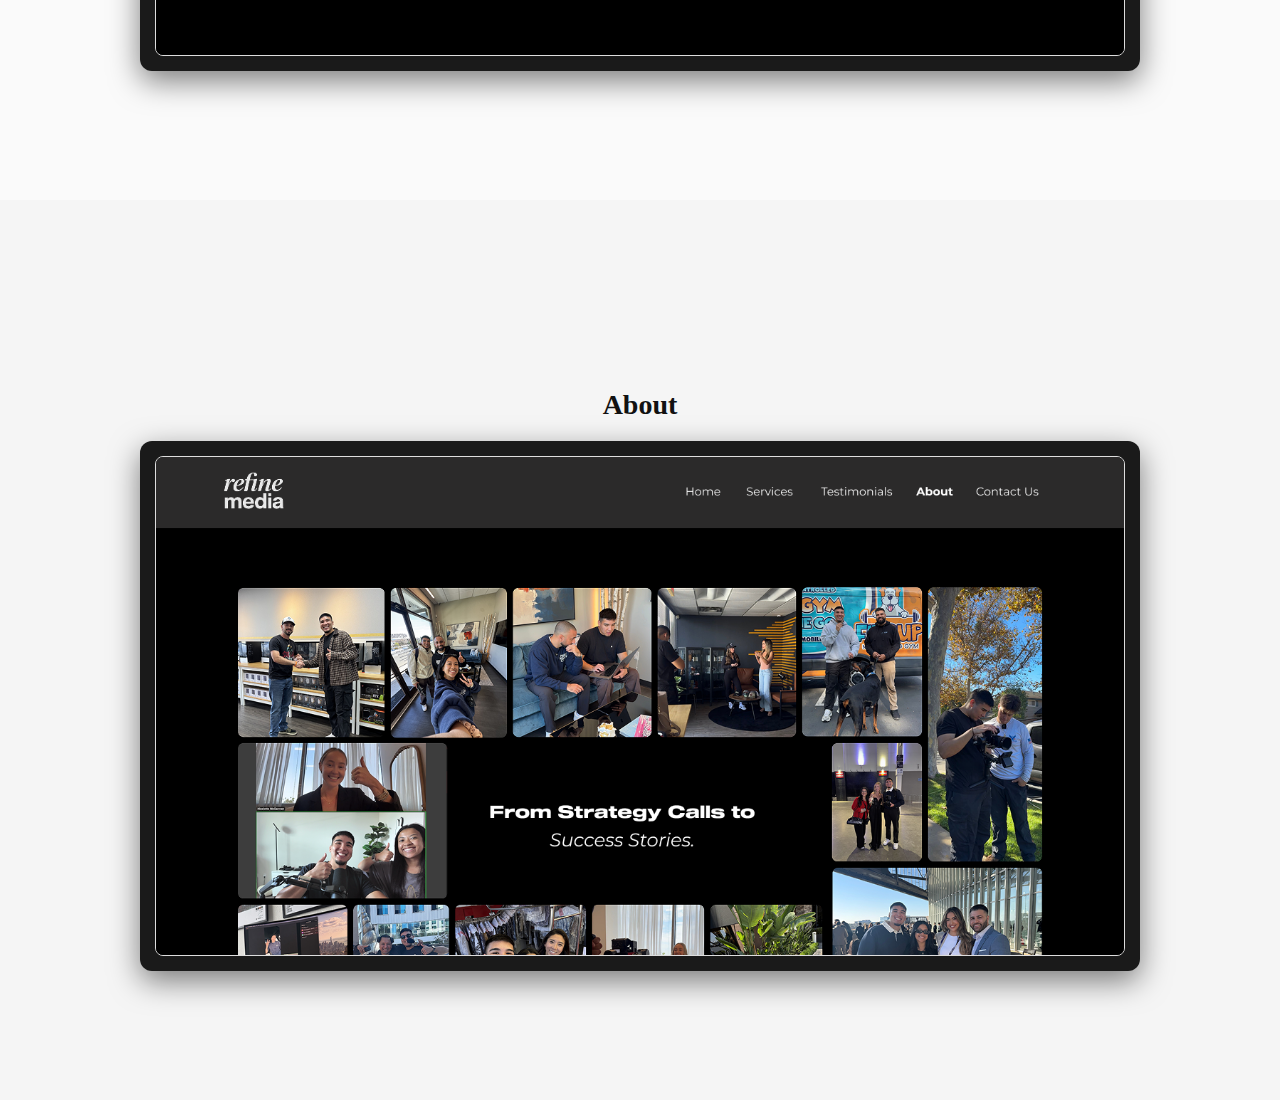
<file: website_1.html>
<!DOCTYPE html>
<html lang="en">
<head>
  <meta charset="UTF-8" />
  <meta name="viewport" content="width=device-width, initial-scale=1.0" />
  <title>CSS Australia</title>
  <link rel="icon" href="assets/R.webp" type="image/png">
  <style>
    * {
      margin: 0;
      padding: 0;
      box-sizing: border-box;
      font-family: 'Georgia Pro', serif;
    }

    body {
      background: #ffffff;
      color: #111;
    }

    /* Navbar */
    .navbar {
      position: fixed;
      top: 0;
      left: 0;
      width: 100%;
      padding: 15px 20px;
      display: flex;
      align-items: center;
      background: rgba(255,255,255,0.8);
      backdrop-filter: blur(8px);
      border-bottom: 1px solid #eee;
      z-index: 1000;
      height: 80px;
      box-shadow: 0 4px 6px rgba(0, 0, 0, 0.1); /* Optional: adds subtle shadow */
    }

    .back-btn {
      display: flex;
      align-items: center;
      gap: 8px;
      text-decoration: none;
      color: #111;
      font-size: 14px;
    }

    .arrow {
      width: 12px;
      height: 12px;
      border-left: 2px solid #111;
      border-bottom: 2px solid #111;
      transform: rotate(45deg);
    }

    section {
      min-height: 100vh;
      padding: 100px 20px 40px;
      display: flex;
      flex-direction: column;
      align-items: center;
      justify-content: center;
    }

    h2 {
      margin-bottom: 20px;
      font-size: 28px;
    }

    /* Computer mockup */
    .mockup {
      width: 90%;
      max-width: 1000px;
      background: #1a1a1a;
      border-radius: 12px;
      padding: 15px;
      box-shadow: 0 10px 30px rgba(0,0,0,0.5);
    }

    .screen {
      height: 500px;
      overflow-y: auto;
      border-radius: 8px;
      background: #fff;
      border: 1px solid #ddd;
    }

    .screen img {
      width: 100%;
      display: block;
    }

    /* Sections colors */
    #home { background: #ffffff; }
    #services { background: #fafafa; }
    #about { background: #f5f5f5; }

    /* Scrollbar styling */
    .screen::-webkit-scrollbar {
      width: 6px;
    }

    .screen::-webkit-scrollbar-thumb {
      background: #ccc;
      border-radius: 3px;
    }
  </style>
</head>
<body>

  <div class="navbar">
    <a href="index.html" class="back-btn">
      <div class="arrow"></div>
      Back to Home
    </a>
  </div>

  <!-- Home Section -->
  <section id="home">
    <h2>Home</h2>
    <div class="mockup">
      <div class="screen">
        <img src="assets/Homepage - RM.png" alt="Home Mockup">
      </div>
    </div>
  </section>

  <!-- Services Section -->
  <section id="services">
    <h2>Services</h2>
    <div class="mockup">
      <div class="screen">
        <img src="assets/Portfolio - RM.png" alt="Services Mockup">
      </div>
    </div>
  </section>

  <!-- About Section -->
  <section id="about">
    <h2>About</h2>
    <div class="mockup">
      <div class="screen">
        <img src="assets/About - RM.png" alt="About Mockup">
      </div>
    </div>
  </section>

</body>
</html>
</file>
